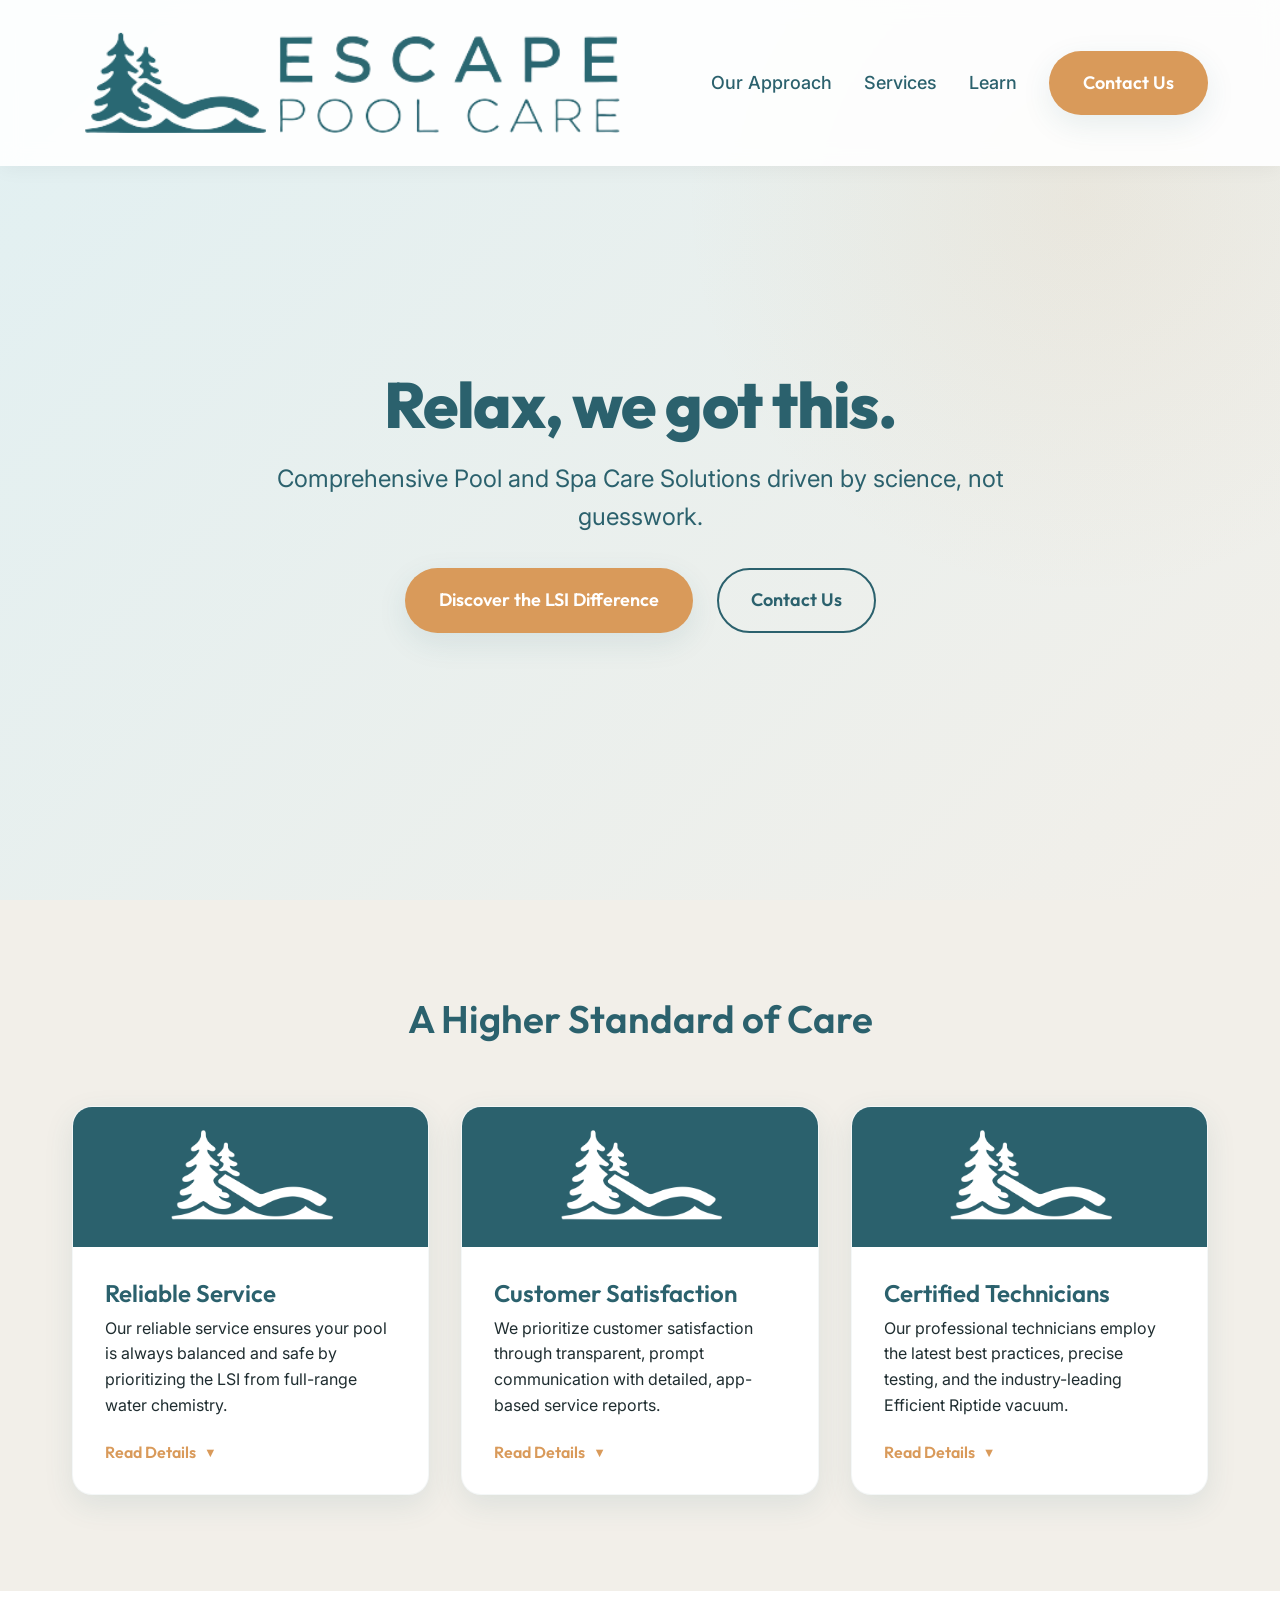
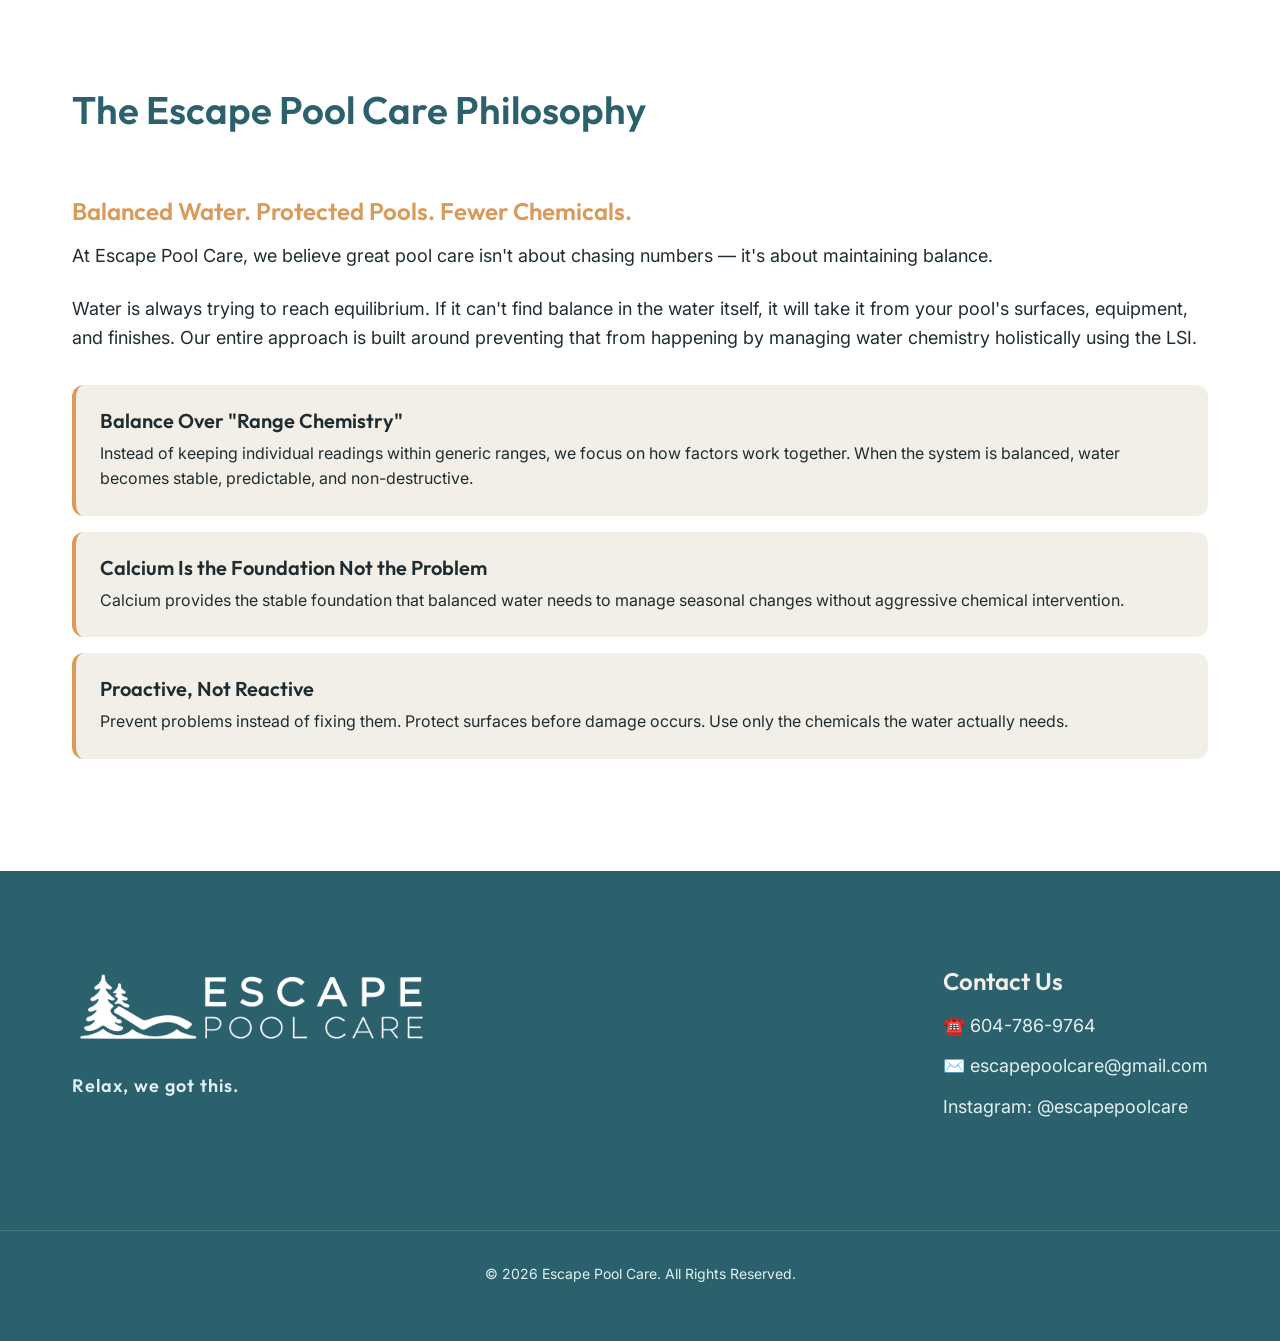
<file: index.html>
<!DOCTYPE html>
<html lang="en">
<head>
    <meta charset="UTF-8">
    <meta name="viewport" content="width=device-width, initial-scale=1.0">
    <title>Escape Pool Care | Comprehensive Pool and Spa Solutions</title>
    <meta name="description" content="Premium pool and spa care using an LSI-driven philosophy for perfectly balanced, safe, and protected water.">
    <!-- Google Fonts -->
    <link rel="preconnect" href="https://fonts.googleapis.com">
    <link rel="preconnect" href="https://fonts.gstatic.com" crossorigin>
    <link href="https://fonts.googleapis.com/css2?family=Inter:wght@400;500;600&family=Outfit:wght@400;600;800&display=swap" rel="stylesheet">
    <link rel="stylesheet" href="styles.css">
</head>
<body>

    <header class="navbar">
        <div class="container nav-content">
            <a href="#" class="logo-link">
                <img src="assets/escape-long.png" alt="Escape Pool Care Logo" class="brand-logo prominent">
            </a>
            <nav class="nav-links">
                <a href="index.html#approach">Our Approach</a>
                <a href="services.html">Services</a>
                <a href="blog.html">Learn</a>
                <a href="contact.html" class="btn btn-primary">Contact Us</a>
            </nav>
        </div>
    </header>

    <main>
        <!-- Hero Section -->
        <section class="hero">
            <div class="container hero-content">
                <div class="hero-text">
                    <h1>Relax, we got this.</h1>
                    <p class="subtitle">Comprehensive Pool and Spa Care Solutions driven by science, not guesswork.</p>
                    <div class="hero-cta">
                        <a href="#philosophy" class="btn btn-primary">Discover the LSI Difference</a>
                        <a href="contact.html" class="btn btn-secondary">Contact Us</a>
                    </div>
                </div>
            </div>
        </section>

        <!-- Why Choose Us -->
        <section id="approach" class="features section">
            <div class="container">
                <h2 class="section-title">A Higher Standard of Care</h2>
                <div class="grid">
                    <div class="card fade-in toggle-card" tabindex="0">
                        <div class="card-header-img">
                            <img src="assets/escape-logo-only.png" alt="Escape Pool Care Logo">
                        </div>
                        <div class="card-content">
                            <h3>Reliable Service</h3>
                            <p class="summary-text">Our reliable service ensures your pool is always balanced and safe by prioritizing the LSI from full-range water chemistry.</p>
                            <div class="card-details">
                                <p>Our reliable service ensures your pool is always balanced and safe by prioritizing the Langelier Saturation Index (LSI) calculated from full-range water chemistry, not guesswork or single-parameter targets. By evaluating the true relationship between pH, alkalinity, calcium hardness, temperature, and total dissolved solids, we manage water in a way that protects both swimmers and equipment. This professional approach prevents scale formation, corrosion, surface damage, and premature equipment failure—issues commonly caused by oversimplified "range-only" maintenance. Unlike basic pool services that chase isolated numbers, our LSI-driven methodology delivers consistently stable water, longer-lasting pool finishes, and reduced long-term repair costs, setting a higher standard for dependable, expert pool care.</p>
                            </div>
                            <button class="expand-btn">Read Details <span class="arrow">▼</span></button>
                        </div>
                    </div>
                    
                    <div class="card fade-in toggle-card" tabindex="0">
                        <div class="card-header-img">
                            <img src="assets/escape-logo-only.png" alt="Escape Pool Care Logo">
                        </div>
                        <div class="card-content">
                            <h3>Customer Satisfaction</h3>
                            <p class="summary-text">We prioritize customer satisfaction through transparent, prompt communication with detailed, app-based service reports.</p>
                            <div class="card-details">
                                <p>We prioritize customer satisfaction through prompt, courteous communication supported by detailed, app-based service reports generated through Skimmer. Each visit is logged with time-stamped service records, before-and-after photos, precise water chemistry readings, and notes on work performed or issues observed. Clients receive consistent, easy-to-read reports that clearly document their pool's condition and maintenance history, creating full transparency and accountability. This technology-driven approach allows us to identify trends, address concerns proactively, and provide a level of insight and reliability that sets a professional pool maintenance company apart from basic service providers.</p>
                            </div>
                            <button class="expand-btn">Read Details <span class="arrow">▼</span></button>
                        </div>
                    </div>
                    
                    <div class="card fade-in toggle-card" tabindex="0">
                        <div class="card-header-img">
                            <img src="assets/escape-logo-only.png" alt="Escape Pool Care Logo">
                        </div>
                        <div class="card-content">
                            <h3>Certified Technicians</h3>
                            <p class="summary-text">Our professional technicians employ the latest best practices, precise testing, and the industry-leading Efficient Riptide vacuum.</p>
                            <div class="card-details">
                                <p>Our professional, independently certified technicians employ the latest best practices in water care, using precise testing, minimum effective chemical dosing, and the highest-quality chemical sources to maintain water that's safe, stable, and gentle on both swimmers and equipment. With advanced credentials, our team brings a science-driven approach to every service visit, ensuring consistent water balance and fewer chemical fluctuations than less trained providers. We also exclusively use the industry-leading Efficient Riptide Pool Vacuum system in our maintenance process, a professional-grade vacuum engineered for powerful, efficient debris removal. This advanced equipment not only delivers deeper, more thorough cleaning than traditional skimmer-based vacuums but also reduces stress on pool filtration systems, helping us provide a higher level of cleanliness and reliability that sets our service apart.</p>
                            </div>
                            <button class="expand-btn">Read Details <span class="arrow">▼</span></button>
                        </div>
                    </div>
                </div>
            </div>
        </section>

        <!-- Philosophy Section -->
        <section id="philosophy" class="philosophy section bg-light">
            <div class="container">
                <div class="flex-row">
                    <div class="philosophy-text">
                        <h2 class="section-title left-align">The Escape Pool Care Philosophy</h2>
                        <h3 class="accent-text">Balanced Water. Protected Pools. Fewer Chemicals.</h3>
                        <p>At Escape Pool Care, we believe great pool care isn't about chasing numbers — it's about maintaining balance.</p>
                        <p>Water is always trying to reach equilibrium. If it can't find balance in the water itself, it will take it from your pool's surfaces, equipment, and finishes. Our entire approach is built around preventing that from happening by managing water chemistry holistically using the LSI.</p>
                        
                        <div class="accordion">
                            <div class="accordion-item">
                                <h4>Balance Over "Range Chemistry"</h4>
                                <p>Instead of keeping individual readings within generic ranges, we focus on how factors work together. When the system is balanced, water becomes stable, predictable, and non-destructive.</p>
                            </div>
                            <div class="accordion-item">
                                <h4>Calcium Is the Foundation Not the Problem</h4>
                                <p>Calcium provides the stable foundation that balanced water needs to manage seasonal changes without aggressive chemical intervention.</p>
                            </div>
                            <div class="accordion-item">
                                <h4>Proactive, Not Reactive</h4>
                                <p>Prevent problems instead of fixing them. Protect surfaces before damage occurs. Use only the chemicals the water actually needs.</p>
                            </div>
                        </div>
                    </div>
                </div>
            </div>
        </section>

    </main>

    <!-- Footer / Contact -->
    <footer id="contact" class="footer">
        <div class="container footer-content">
            <div class="footer-brand">
                <img src="assets/escape-long.png" alt="Escape Pool Care Logo" class="footer-logo">
                <p>Relax, we got this.</p>
            </div>
            <div class="footer-contact">
                <h3>Contact Us</h3>
                <ul>
                    <li><a href="tel:+16047869764">☎️ 604-786-9764</a></li>
                    <li><a href="mailto:escapepoolcare@gmail.com">✉️ escapepoolcare@gmail.com</a></li>
                    <li><a href="https://instagram.com/escapepoolcare" target="_blank">Instagram: @escapepoolcare</a></li>
                </ul>
            </div>
        </div>
        <div class="footer-bottom">
            <p>&copy; 2026 Escape Pool Care. All Rights Reserved.</p>
        </div>
    </footer>

    <script src="script.js"></script>
</body>
</html>
</file>
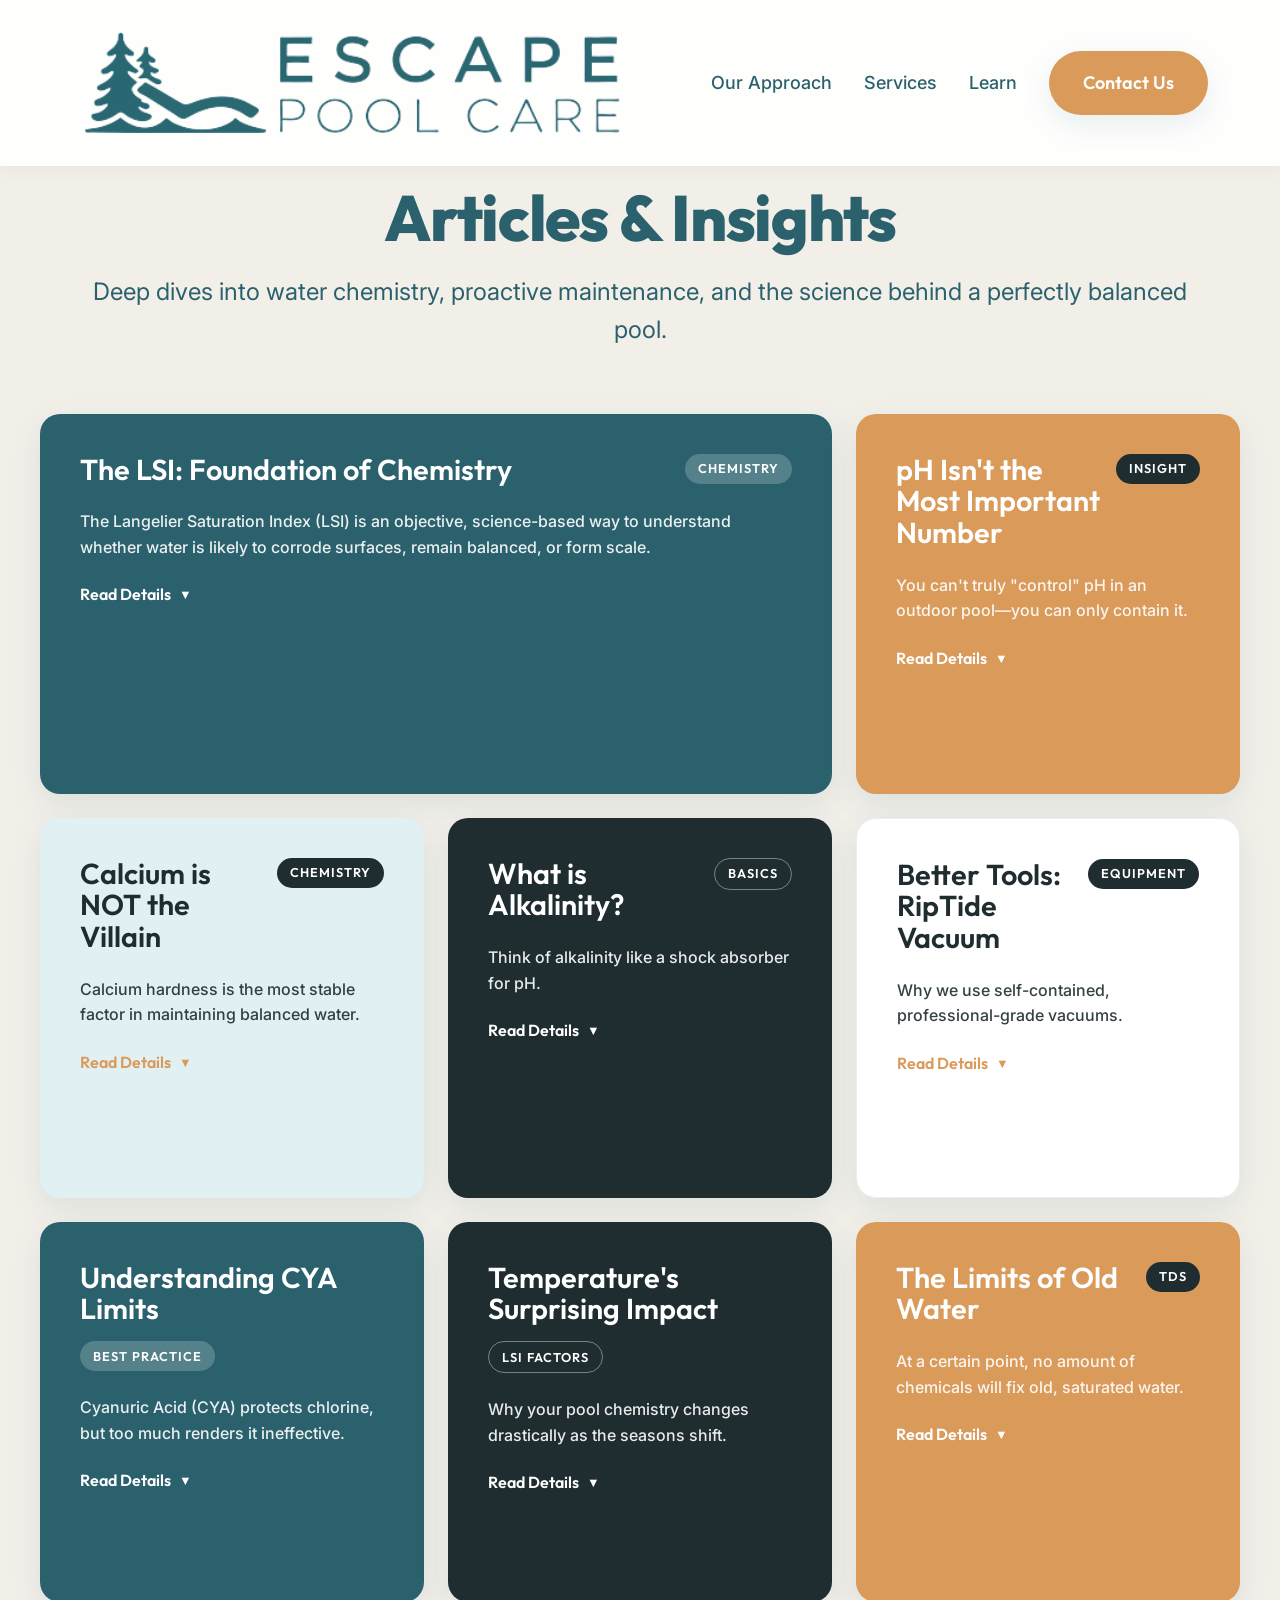
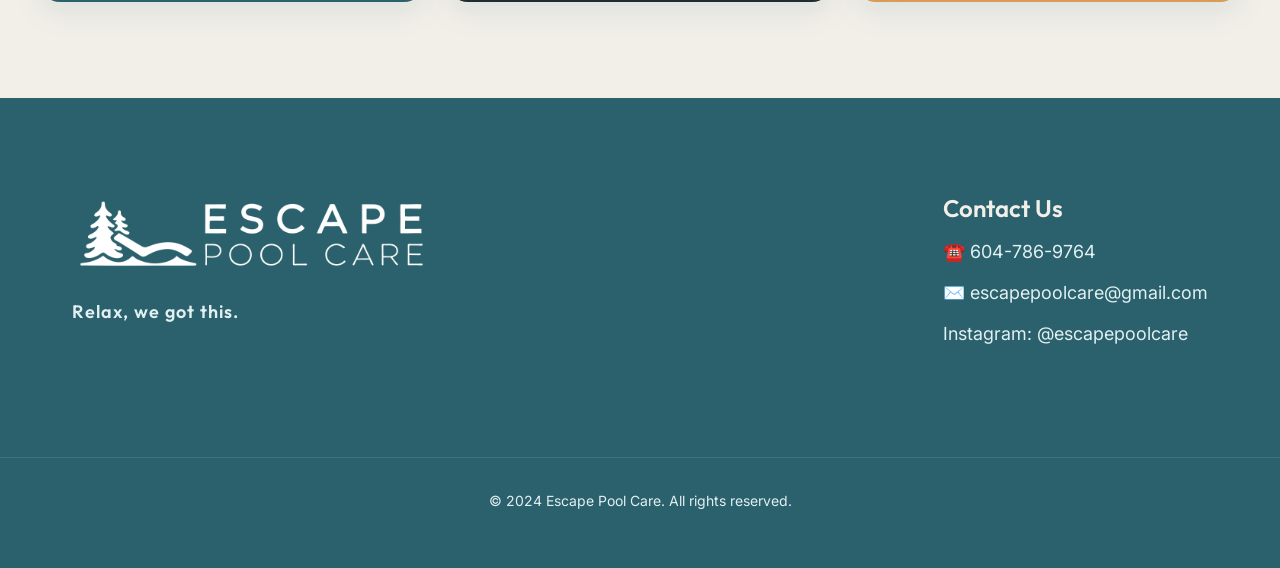
<file: blog.html>
<!DOCTYPE html>
<html lang="en">
<head>
    <meta charset="UTF-8">
    <meta name="viewport" content="width=device-width, initial-scale=1.0">
    <title>Learn | Escape Pool Care</title>
    <link rel="preconnect" href="https://fonts.googleapis.com">
    <link rel="preconnect" href="https://fonts.gstatic.com" crossorigin>
    <link href="https://fonts.googleapis.com/css2?family=Inter:wght@400;500;600&family=Outfit:wght@400;600;800&display=swap" rel="stylesheet">
    <link rel="stylesheet" href="styles.css">
</head>
<body>
    <!-- Navbar -->
    <header class="navbar">
        <div class="container nav-content">
            <a href="index.html" class="logo-link">
                <img src="assets/escape-long.png" alt="Escape Pool Care Logo" class="brand-logo prominent">
            </a>
            <nav class="nav-links">
                <a href="index.html#approach">Our Approach</a>
                <a href="services.html">Services</a>
                <a href="blog.html">Learn</a>
                <a href="contact.html" class="btn btn-primary">Contact Us</a>
            </nav>
        </div>
    </header>

    <!-- Blog Header -->
    <section class="page-header container">
        <h1 class="fade-in">Articles & Insights</h1>
        <p class="subtitle fade-in">Deep dives into water chemistry, proactive maintenance, and the science behind a perfectly balanced pool.</p>
    </section>

    <!-- Instagram-style Tile Grid for Blog Posts -->
    <section class="container section pt-0">
        <div class="tile-grid blog-grid">

            <!-- LSI Post -->
            <div class="tile tile-primary tile-large fade-in toggle-card">
                <div class="tile-content">
                    <div class="tile-header">
                        <h2>The LSI: Foundation of Chemistry</h2>
                        <span class="tile-tag">Chemistry</span>
                    </div>
                    <p class="tile-desc summary-text">The Langelier Saturation Index (LSI) is an objective, science-based way to understand whether water is likely to corrode surfaces, remain balanced, or form scale.</p>
                    
                    <div class="card-details">
                        <p>The Langelier Saturation Index (LSI) is a foundational concept in water chemistry and a cornerstone of our approach to proactive pool care. Originally developed in the 1930s by Dr. Wilfred Langelier, the LSI measures the balance of water with respect to calcium carbonate (CaCO₃). It's an objective, science-based way to understand whether water is likely to corrode surfaces, remain balanced, or form scale, all of which are critical for maintaining healthy, long-lasting pool water.</p>
                        <h4>What LSI Is and Why It Matters</h4>
                        <p>Water is a universal solvent that constantly seeks equilibrium. The LSI expresses this drive for balance as a single number: 0.00 is perfectly balanced. Below – 0.30 indicates water is undersaturated with calcium carbonate and will aggressively seek calcium, potentially damaging pool surfaces. Above +0.30 means water is oversaturated and likely to deposit unwanted scale.</p>
                        <p>Keeping the LSI within the acceptable range helps prevent etching, corrosion, scaling, plaster dust, and other common pool water problems that occur when chemistry is out of balance.</p>
                        <h4>A Better Way to Think About Water</h4>
                        <p>Rather than reacting to changes in pool chemistry after problems appear, understanding and managing the LSI allows for predictive and proactive pool care. By focusing on equilibrium and water balance, pool owners and operators can reduce maintenance headaches and protect their investment over time.</p>
                    </div>
                    <button class="expand-btn">Read Details <span class="arrow">▼</span></button>
                </div>
            </div>

            <!-- pH Post -->
            <div class="tile tile-accent fade-in toggle-card">
                <div class="tile-content">
                    <div class="tile-header">
                        <h2>pH Isn't the Most Important Number</h2>
                        <span class="tile-tag dark">Insight</span>
                    </div>
                    <p class="tile-desc summary-text">You can't truly "control" pH in an outdoor pool—you can only contain it.</p>
                    
                    <div class="card-details">
                        <p>When most people think about pool chemistry, pH is often the first number they learn about. Traditional pool guidelines suggest keeping pH around 7.4–7.6. But what if that focus misses the bigger picture?</p>
                        <p>pH measures how acidic or basic water is, specifically the concentration of hydrogen ions in the water. But pH doesn't exist in isolation, it's part of a complex web of water chemistry that includes things like total alkalinity, calcium hardness, and cyanuric acid.</p>
                        <p>Here's the critical insight: you can't truly "control" pH in an outdoor pool — you can only contain it. That's because pH naturally rises over time as carbon dioxide (CO₂) leaves the water and seeks equilibrium with the air above. Pools, like an opened carbonated drink, slowly lose CO₂ until they reach a natural upper limit called the pH ceiling.</p>
                        <p>Instead of treating pH as a target to control, at Escape Pool Care we focus on setting a predictable pH ceiling using alkalinity and maintaining overall water balance so that pH naturally stays within safe, stable limits.</p>
                    </div>
                    <button class="expand-btn">Read Details <span class="arrow">▼</span></button>
                </div>
            </div>

            <!-- Calcium Post -->
            <div class="tile tile-secondary fade-in toggle-card">
                <div class="tile-content">
                    <div class="tile-header">
                        <h2 class="dark-text">Calcium is NOT the Villain</h2>
                        <span class="tile-tag dark">Chemistry</span>
                    </div>
                    <p class="tile-desc dark-text summary-text">Calcium hardness is the most stable factor in maintaining balanced water.</p>
                    
                    <div class="card-details">
                        <p>When it comes to pool chemistry, calcium hardness often gets a bad rap. Many people assume that high calcium automatically means scale problems. In reality, calcium hardness is one of the most important and stable factors in maintaining balanced water, especially when viewed through the lens of the LSI.</p>
                        <p>Of all the factors in the LSI equation, calcium hardness provides the most stable baseline. Parameters like pH and alkalinity can fluctuate daily, but calcium hardness changes slowly. This makes it the best anchor for achieving a balanced LSI that keeps water neither corrosive nor scale-forming.</p>
                        <p>Many pool owners are taught to fear calcium because scale is often made of calcium carbonate. However, scale doesn't occur because calcium levels are "high", it occurs because the overall chemistry conditions push the LSI too high. Calcium hardness simply supplies calcium ions, it doesn't force them out of solution.</p>
                        <p>Don't treat calcium hardness as a villain — it's a key stabilizer of your water chemistry.</p>
                    </div>
                    <button class="expand-btn">Read Details <span class="arrow">▼</span></button>
                </div>
            </div>

            <!-- Alkalinity Post -->
            <div class="tile tile-dark fade-in toggle-card">
                <div class="tile-content">
                    <div class="tile-header">
                        <h2>What is Alkalinity?</h2>
                        <span class="tile-tag outline">Basics</span>
                    </div>
                    <p class="tile-desc summary-text">Think of alkalinity like a shock absorber for pH.</p>
                    
                    <div class="card-details">
                        <p>Alkalinity is one of the most important chemical measurements in pool water not because it's a "target number" to hit, but because it tells you how stable your water chemistry will be and how that chemistry influences water balance over time.</p>
                        <p>In pool chemistry, Total Alkalinity (TA) measures all the alkaline substances in the water that can neutralize acids and resist changes to pH. These alkaline substances are bicarbonates and carbonates and they help "buffer" the water.</p>
                        <p>Think of alkalinity like a shock absorber for pH: Higher alkalinity makes it harder for pH to move down rapidly. Lower alkalinity means pH can swing down rapidly with very small chemical additions.</p>
                        <p>In short, alkalinity isn't just a number it's a buffer that keeps your water balanced and your pool healthier over the long term.</p>
                    </div>
                    <button class="expand-btn">Read Details <span class="arrow">▼</span></button>
                </div>
            </div>

            <!-- RipTide Post -->
            <div class="tile tile-light fade-in toggle-card">
                <div class="tile-content">
                    <div class="tile-header">
                        <h2 class="dark-text">Better Tools: RipTide Vacuum</h2>
                        <span class="tile-tag dark">Equipment</span>
                    </div>
                    <p class="tile-desc dark-text summary-text">Why we use self-contained, professional-grade vacuums.</p>
                    
                    <div class="card-details">
                        <p>The RipTide vacuum system is built specifically for professional-grade pool cleaning with a focus on protecting a pool's filtration system and equipment, delivering high-quality cleaning performance, and reducing unnecessary water loss — making it a top choice among pool care experts.</p>
                        <p>Unlike traditional pool vacuuming methods that hook directly into a pool's filter and circulation system, our RipTide vacuum is self-contained. It vacuums debris independently without relying on the pool's pump or filter.</p>
                        <p>This means less debris is forced into the pool's filter on every clean, significantly reducing the need for backwash. Fewer heavy debris loads improve circulation efficiency and extend filter life.</p>
                        <p>By keeping debris out of the filter in the first place, the RipTide skips the need for constant backwashing helping homeowners conserve water, chemical cost and reduce the wear that comes from repeated filtration cycles.</p>
                    </div>
                    <button class="expand-btn">Read Details <span class="arrow">▼</span></button>
                </div>
            </div>

            <!-- External Inspiration Post (CYA) -->
            <div class="tile tile-primary fade-in toggle-card">
                <div class="tile-content">
                    <div class="tile-header">
                        <h2>Understanding CYA Limits</h2>
                        <span class="tile-tag">Best Practice</span>
                    </div>
                    <p class="tile-desc summary-text">Cyanuric Acid (CYA) protects chlorine, but too much renders it ineffective.</p>
                    
                    <div class="card-details">
                        <p>Cyanuric acid (CYA) acts like sunscreen for your chlorine, protecting it from being rapidly degraded by the sun's UV rays. In an outdoor pool, some CYA is absolutely essential to maintain a free chlorine residual during the day.</p>
                        <p>However, more is not always better. While a little CYA protects chlorine, too much CYA binds to the chlorine, over-stabilizing it and severely reducing its sanitizing power. When CYA levels climb too high (often due to prolonged use of stabilized chlorine tabs), the water requires exponentially more free chlorine to achieve the same killing power.</p>
                        <p>Maintaining proper Free Chlorine to CYA ratios is critical for avoiding cloudy water and algae blooms during the hot summer months. At Escape Pool Care, we carefully monitor and limit CYA accumulation to ensure your chlorine remains active, effective, and capable of keeping your water safe.</p>
                    </div>
                    <button class="expand-btn">Read Details <span class="arrow">▼</span></button>
                </div>
            </div>

            <!-- Additional Post 1: Temperature and LSI -->
            <div class="tile tile-dark fade-in toggle-card">
                <div class="tile-content">
                    <div class="tile-header">
                        <h2>Temperature's Surprising Impact</h2>
                        <span class="tile-tag outline">LSI Factors</span>
                    </div>
                    <p class="tile-desc summary-text">Why your pool chemistry changes drastically as the seasons shift.</p>
                    
                    <div class="card-details">
                        <p>Many pool owners are surprised to learn that water temperature is one of the most critical, yet often overlooked, factors in the LSI equation. As water gets colder, it becomes more aggressive and seeks calcium to balance itself.</p>
                        <p>This is why understanding "Winterizing" is so important. A pool that was perfectly balanced at 85 degrees in July will have a dangerously low, corrosive LSI at 45 degrees in December if left unadjusted. We proactively adjust calcium and alkalinity heading into the colder months to protect your plaster surfaces against this natural temperature shift.</p>
                    </div>
                    <button class="expand-btn">Read Details <span class="arrow">▼</span></button>
                </div>
            </div>

            <!-- Additional Post 2: Total Dissolved Solids -->
            <div class="tile tile-accent fade-in toggle-card">
                <div class="tile-content">
                    <div class="tile-header">
                        <h2>The Limits of Old Water</h2>
                        <span class="tile-tag dark">TDS</span>
                    </div>
                    <p class="tile-desc summary-text">At a certain point, no amount of chemicals will fix old, saturated water.</p>
                    
                    <div class="card-details">
                        <p>Total Dissolved Solids (TDS) measures everything that has ever dissolved into your pool water: salt, sunscreen, calcium, bather waste, and leftover chemical byproducts.</p>
                        <p>While TDS rises slowly over the years, water eventually becomes over-saturated. When TDS climbs too high (often past 2000-3000 ppm over baseline), it begins to suppress chlorine effectiveness and throws off the LSI calculation, making it incredibly difficult to maintain balance. This is why we recommend regular, measured dilutions or a complete drain-and-fill every few years to reset your water's chemistry foundation.</p>
                    </div>
                    <button class="expand-btn">Read Details <span class="arrow">▼</span></button>
                </div>
            </div>

        </div>
    </section>

    <!-- Footer / Contact -->
    <footer id="contact" class="footer">
        <div class="container footer-content">
            <div class="footer-brand">
                <img src="assets/escape-long.png" alt="Escape Pool Care Logo" class="footer-logo">
                <p>Relax, we got this.</p>
            </div>
            <div class="footer-contact">
                <h3>Contact Us</h3>
                <ul>
                    <li><a href="tel:+16047869764">☎️ 604-786-9764</a></li>
                    <li><a href="mailto:escapepoolcare@gmail.com">✉️ escapepoolcare@gmail.com</a></li>
                    <li><a href="https://instagram.com/escapepoolcare" target="_blank">Instagram: @escapepoolcare</a></li>
                </ul>
            </div>
        </div>
        <div class="footer-bottom">
            <p>&copy; 2024 Escape Pool Care. All rights reserved.</p>
        </div>
    </footer>

    <script src="script.js"></script>
</body>
</html>
</file>
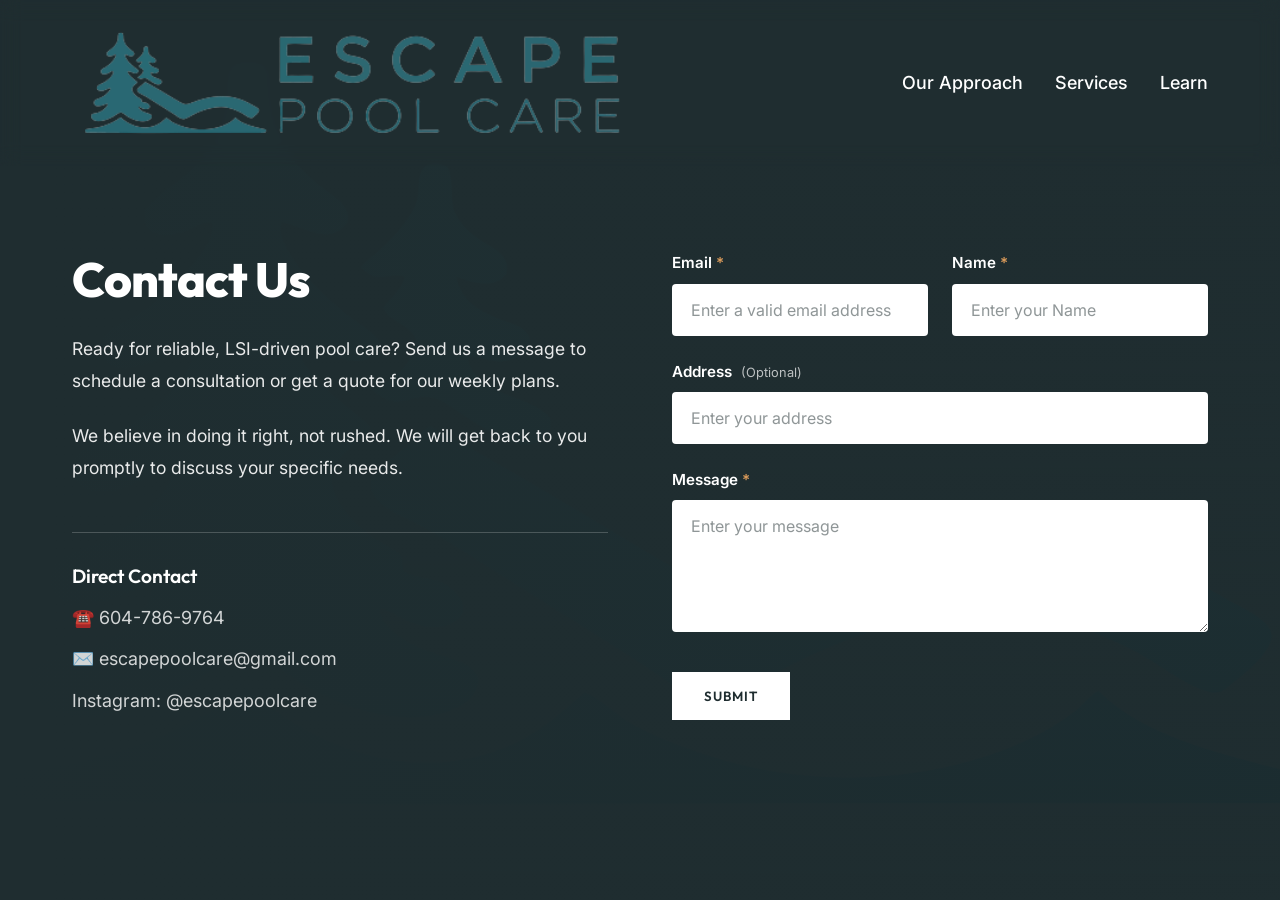
<file: contact.html>
<!DOCTYPE html>
<html lang="en">
<head>
    <meta charset="UTF-8">
    <meta name="viewport" content="width=device-width, initial-scale=1.0">
    <title>Contact Us | Escape Pool Care</title>
    <!-- Premium Google Fonts -->
    <link rel="preconnect" href="https://fonts.googleapis.com">
    <link rel="preconnect" href="https://fonts.gstatic.com" crossorigin>
    <link href="https://fonts.googleapis.com/css2?family=Inter:wght@400;500;600&family=Outfit:wght@400;600;800&display=swap" rel="stylesheet">
    <!-- Base Stylesheet -->
    <link rel="stylesheet" href="styles.css">
</head>
<body class="contact-body">
    <!-- Navbar -->
    <header class="navbar">
        <div class="container nav-content">
            <a href="index.html" class="logo-link">
                <img src="assets/escape-long.png" alt="Escape Pool Care Logo" class="brand-logo prominent">
            </a>
            <nav class="nav-links">
                <a href="index.html#approach">Our Approach</a>
                <a href="services.html">Services</a>
                <a href="blog.html">Learn</a>
            </nav>
        </div>
    </header>

    <!-- Full screen split layout -->
    <main class="contact-hero">
        <div class="contact-overlay"></div>
        <div class="container contact-container">
            
            <!-- Left Side: Information -->
            <div class="contact-info fade-in">
                <h1>Contact Us</h1>
                <p>Ready for reliable, LSI-driven pool care? Send us a message to schedule a consultation or get a quote for our weekly plans.</p>
                <p>We believe in doing it right, not rushed. We will get back to you promptly to discuss your specific needs.</p>
                
                <div class="contact-details-block">
                    <h3>Direct Contact</h3>
                    <ul>
                        <li><a href="tel:+16047869764">☎️ 604-786-9764</a></li>
                        <li><a href="mailto:escapepoolcare@gmail.com">✉️ escapepoolcare@gmail.com</a></li>
                        <li><a href="https://instagram.com/escapepoolcare" target="_blank">Instagram: @escapepoolcare</a></li>
                    </ul>
                </div>
            </div>

            <!-- Right Side: Form -->
            <div class="contact-form-wrapper fade-in" style="animation-delay: 0.2s;">
                <form id="contactForm" class="contact-form">
                    
                    <div class="form-row">
                        <div class="form-group">
                            <label for="email">Email <span class="required">*</span></label>
                            <input type="email" id="email" name="email" placeholder="Enter a valid email address" required>
                        </div>
                        <div class="form-group">
                            <label for="name">Name <span class="required">*</span></label>
                            <input type="text" id="name" name="name" placeholder="Enter your Name" required>
                        </div>
                    </div>

                    <div class="form-group">
                        <label for="address">Address <span class="optional">(Optional)</span></label>
                        <input type="text" id="address" name="address" placeholder="Enter your address">
                    </div>

                    <div class="form-group">
                        <label for="message">Message <span class="required">*</span></label>
                        <textarea id="message" name="message" rows="5" placeholder="Enter your message" required></textarea>
                    </div>

                    <button type="submit" class="btn btn-white submit-btn">SUBMIT</button>
                    
                    <div id="formStatus" class="form-status"></div>
                </form>
            </div>
            
        </div>
    </main>

    <script src="script.js"></script>
    <script>
        // Form handling logic for the standalone python server POST
        document.getElementById('contactForm').addEventListener('submit', async (e) => {
            e.preventDefault();
            const statusDiv = document.getElementById('formStatus');
            const submitBtn = document.querySelector('.submit-btn');
            
            submitBtn.textContent = 'SENDING...';
            submitBtn.disabled = true;
            statusDiv.className = 'form-status';
            statusDiv.textContent = '';

            const formData = {
                name: document.getElementById('name').value,
                email: document.getElementById('email').value,
                address: document.getElementById('address').value,
                message: document.getElementById('message').value
            };

            try {
                // Pointing to local python server
                const response = await fetch('http://localhost:5000/api/contact', {
                    method: 'POST',
                    headers: {
                        'Content-Type': 'application/json',
                    },
                    body: JSON.stringify(formData)
                });

                if (response.ok) {
                    statusDiv.textContent = 'Message sent successfully! We will be in touch soon.';
                    statusDiv.className = 'form-status success';
                    document.getElementById('contactForm').reset();
                } else {
                    const err = await response.json();
                    throw new Error(err.error || 'Failed to send');
                }
            } catch (error) {
                console.error('Error submitting form:', error);
                statusDiv.textContent = 'Sorry, there was an error sending your message. Please try calling us directly.';
                statusDiv.className = 'form-status error';
            } finally {
                submitBtn.textContent = 'SUBMIT';
                submitBtn.disabled = false;
            }
        });
    </script>
</body>
</html>
</file>
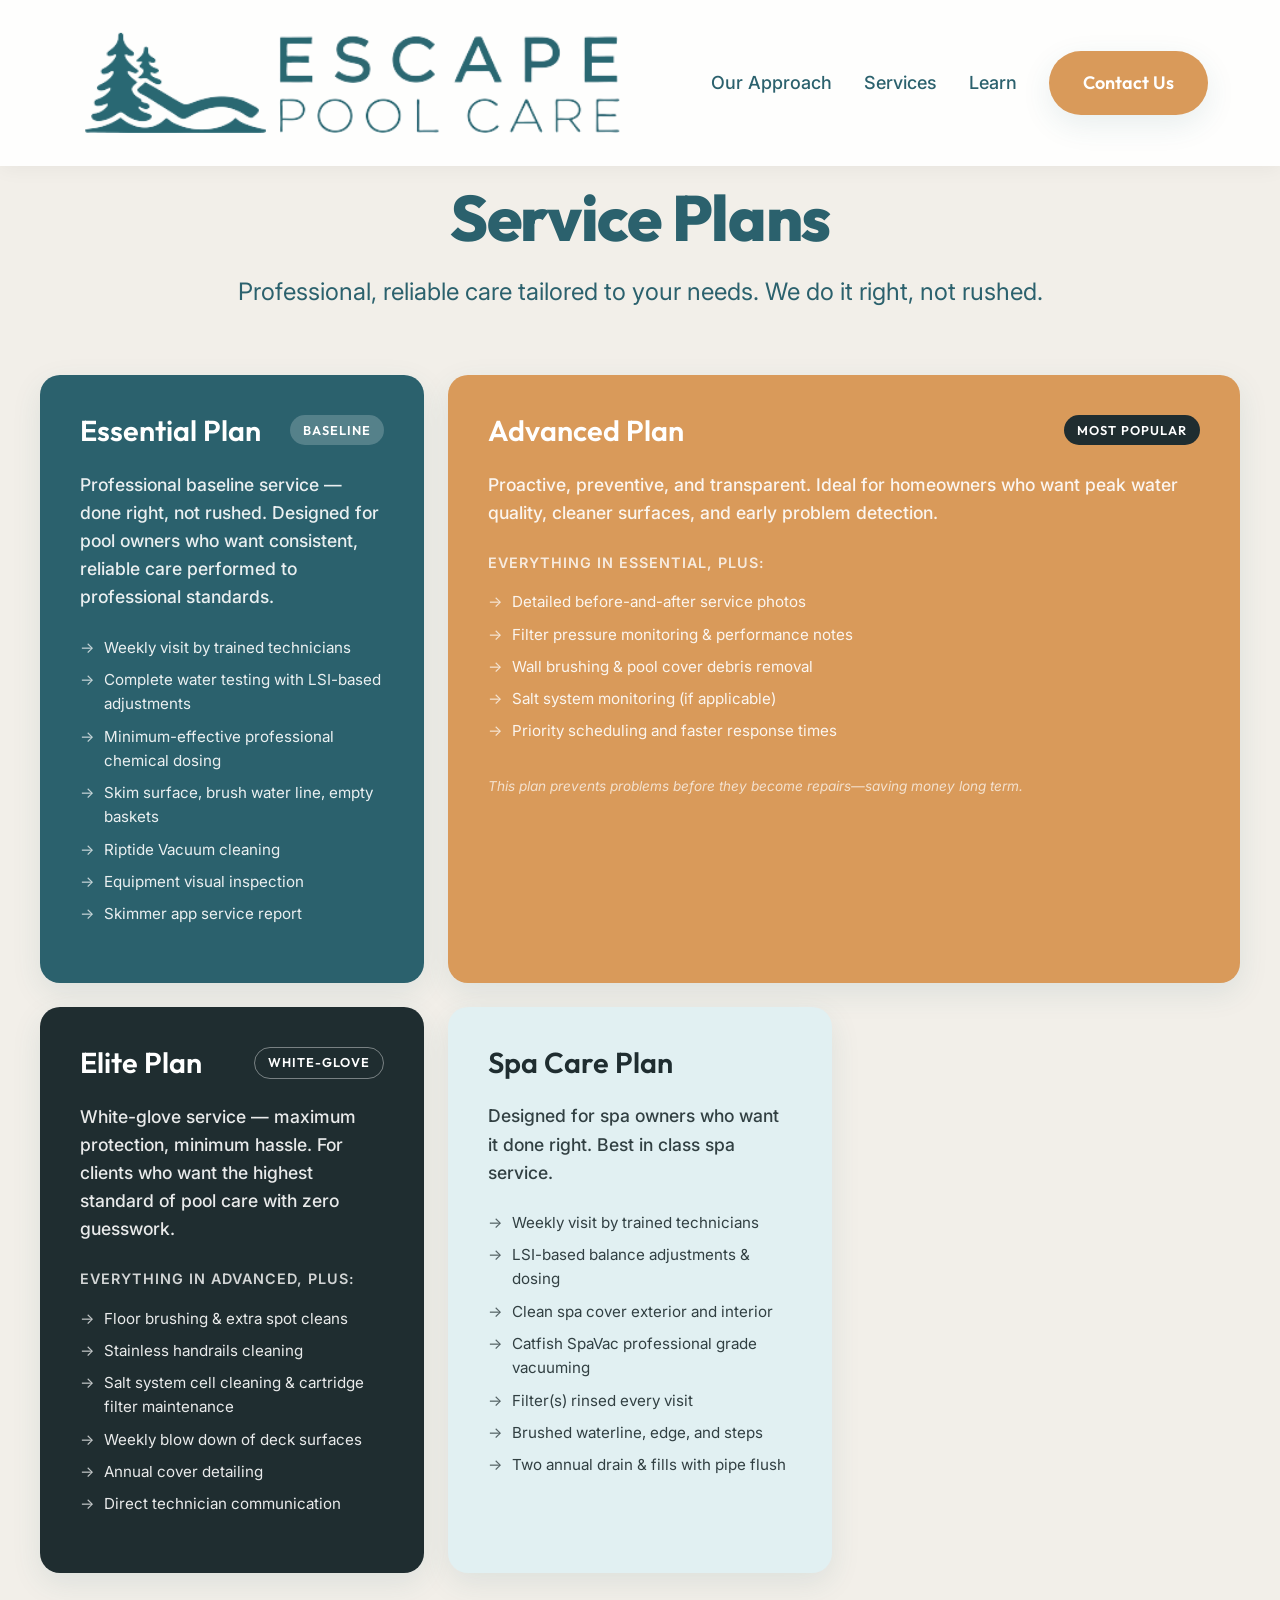
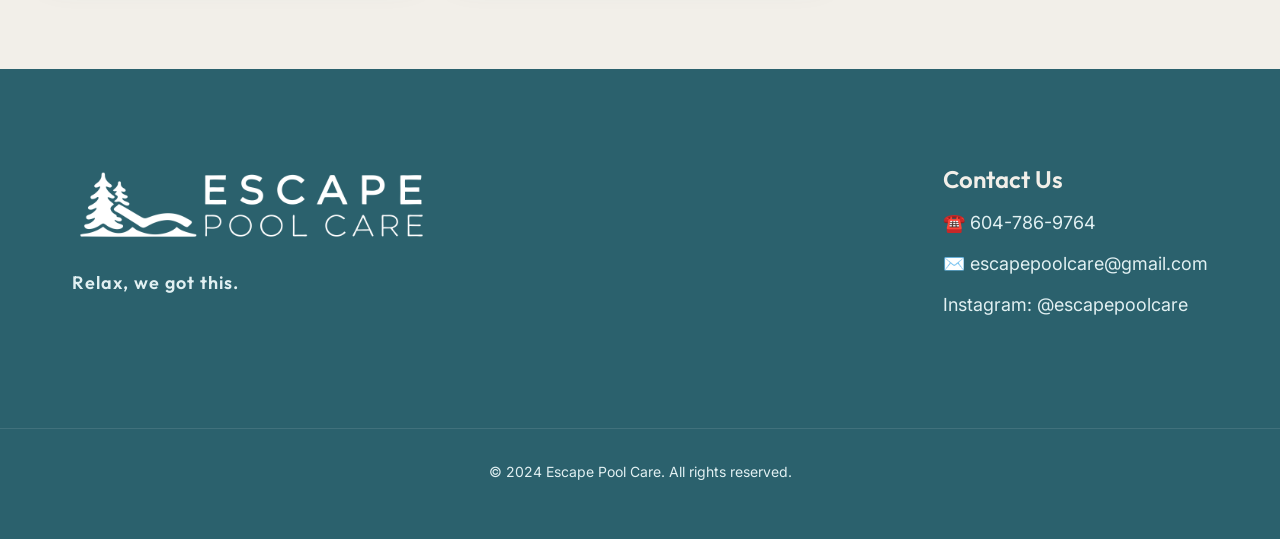
<file: services.html>
<!DOCTYPE html>
<html lang="en">
<head>
    <meta charset="UTF-8">
    <meta name="viewport" content="width=device-width, initial-scale=1.0">
    <title>Our Services | Escape Pool Care</title>
    <!-- Premium Google Fonts -->
    <link rel="preconnect" href="https://fonts.googleapis.com">
    <link rel="preconnect" href="https://fonts.gstatic.com" crossorigin>
    <link href="https://fonts.googleapis.com/css2?family=Inter:wght@400;500;600&family=Outfit:wght@400;600;800&display=swap" rel="stylesheet">
    <!-- Base Stylesheet -->
    <link rel="stylesheet" href="styles.css">
</head>
<body>
    <!-- Navbar -->
    <header class="navbar">
        <div class="container nav-content">
            <a href="index.html" class="logo-link">
                <img src="assets/escape-long.png" alt="Escape Pool Care Logo" class="brand-logo prominent">
            </a>
            <nav class="nav-links">
                <a href="index.html#approach">Our Approach</a>
                <a href="services.html">Services</a>
                <a href="blog.html">Learn</a>
                <a href="contact.html" class="btn btn-primary">Contact Us</a>
            </nav>
        </div>
    </header>

    <!-- Services Header -->
    <section class="page-header container">
        <h1 class="fade-in">Service Plans</h1>
        <p class="subtitle fade-in">Professional, reliable care tailored to your needs. We do it right, not rushed.</p>
    </section>

    <!-- Instagram-style Tile Grid for Services -->
    <section class="container section pt-0">
        <div class="tile-grid">

            <!-- Essential Plan -->
            <div class="tile tile-primary fade-in">
                <div class="tile-content">
                    <div class="tile-header">
                        <h2>Essential Plan</h2>
                        <span class="tile-tag">Baseline</span>
                    </div>
                    <p class="tile-desc">Professional baseline service — done right, not rushed. Designed for pool owners who want consistent, reliable care performed to professional standards.</p>
                    <ul class="tile-list">
                        <li>Weekly visit by trained technicians</li>
                        <li>Complete water testing with LSI-based adjustments</li>
                        <li>Minimum-effective professional chemical dosing</li>
                        <li>Skim surface, brush water line, empty baskets</li>
                        <li>Riptide Vacuum cleaning</li>
                        <li>Equipment visual inspection</li>
                        <li>Skimmer app service report</li>
                    </ul>
                </div>
            </div>

            <!-- Advanced Plan -->
            <div class="tile tile-accent tile-large fade-in">
                <div class="tile-content">
                    <div class="tile-header">
                        <h2>Advanced Plan</h2>
                        <span class="tile-tag dark">Most Popular</span>
                    </div>
                    <p class="tile-desc">Proactive, preventive, and transparent. Ideal for homeowners who want peak water quality, cleaner surfaces, and early problem detection.</p>
                    <div class="tile-includes">Everything in Essential, plus:</div>
                    <ul class="tile-list">
                        <li>Detailed before-and-after service photos</li>
                        <li>Filter pressure monitoring & performance notes</li>
                        <li>Wall brushing & pool cover debris removal</li>
                        <li>Salt system monitoring (if applicable)</li>
                        <li>Priority scheduling and faster response times</li>
                    </ul>
                    <p class="tile-footer-note">This plan prevents problems before they become repairs—saving money long term.</p>
                </div>
            </div>

            <!-- Elite Plan -->
            <div class="tile tile-dark fade-in">
                <div class="tile-content">
                    <div class="tile-header">
                        <h2>Elite Plan</h2>
                        <span class="tile-tag outline">White-Glove</span>
                    </div>
                    <p class="tile-desc">White-glove service — maximum protection, minimum hassle. For clients who want the highest standard of pool care with zero guesswork.</p>
                    <div class="tile-includes">Everything in Advanced, plus:</div>
                    <ul class="tile-list">
                        <li>Floor brushing & extra spot cleans</li>
                        <li>Stainless handrails cleaning</li>
                        <li>Salt system cell cleaning & cartridge filter maintenance</li>
                        <li>Weekly blow down of deck surfaces</li>
                        <li>Annual cover detailing</li>
                        <li>Direct technician communication</li>
                    </ul>
                </div>
            </div>

            <!-- Spa Plan -->
            <div class="tile tile-secondary fade-in">
                <div class="tile-content">
                    <div class="tile-header">
                        <h2 class="dark-text">Spa Care Plan</h2>
                    </div>
                    <p class="tile-desc dark-text">Designed for spa owners who want it done right. Best in class spa service.</p>
                    <ul class="tile-list dark-text">
                        <li>Weekly visit by trained technicians</li>
                        <li>LSI-based balance adjustments & dosing</li>
                        <li>Clean spa cover exterior and interior</li>
                        <li>Catfish SpaVac professional grade vacuuming</li>
                        <li>Filter(s) rinsed every visit</li>
                        <li>Brushed waterline, edge, and steps</li>
                        <li>Two annual drain & fills with pipe flush</li>
                    </ul>
                </div>
            </div>

        </div>
    </section>

    <!-- Footer / Contact -->
    <footer id="contact" class="footer">
        <div class="container footer-content">
            <div class="footer-brand">
                <img src="assets/escape-long.png" alt="Escape Pool Care Logo" class="footer-logo">
                <p>Relax, we got this.</p>
            </div>
            <div class="footer-contact">
                <h3>Contact Us</h3>
                <ul>
                    <li><a href="tel:+16047869764">☎️ 604-786-9764</a></li>
                    <li><a href="mailto:escapepoolcare@gmail.com">✉️ escapepoolcare@gmail.com</a></li>
                    <li><a href="https://instagram.com/escapepoolcare" target="_blank">Instagram: @escapepoolcare</a></li>
                </ul>
            </div>
        </div>
        <div class="footer-bottom">
            <p>&copy; 2024 Escape Pool Care. All rights reserved.</p>
        </div>
    </footer>

    <script src="script.js"></script>
</body>
</html>
</file>
<file: styles.css>
/* CSS Variables based on updated brand guidelines */
:root {
    /* Brand Colors */
    --clr-primary: #2b616d;    /* Deep Teal */
    --clr-secondary: #e1f0f2;  /* Light Teal */
    --clr-accent: #D99A5A;     /* Warm Cedar/Gold */
    --clr-bg: #F2EFE9;         /* Light Sand */
    --clr-text-main: #1f2d30;  /* Dark Slate */
    --clr-white: #ffffff;
    
    /* Typography */
    --font-heading: 'Outfit', Arial, sans-serif;
    --font-body: 'Inter', Helvetica, sans-serif;
    
    /* Layout */
    --max-width: 1200px;
    --spacing-sm: 1rem;
    --spacing-md: 2rem;
    --spacing-lg: 4rem;
    --spacing-xl: 6rem;
    
    /* Effects */
    --shadow-soft: 0 10px 30px rgba(43, 97, 109, 0.1);
    --shadow-hover: 0 15px 40px rgba(43, 97, 109, 0.15);
    --radius-md: 12px;
    --radius-lg: 20px;
    --transition: all 0.3s cubic-bezier(0.25, 0.8, 0.25, 1);
}

/* Reset */
* {
    margin: 0;
    padding: 0;
    box-sizing: border-box;
}

html {
    scroll-behavior: smooth;
    font-size: 16px;
}

body {
    font-family: var(--font-body);
    font-size: 1.125rem;
    line-height: 1.6;
    color: var(--clr-text-main);
    background-color: var(--clr-bg);
    overflow-x: hidden;
}

/* Typography elements */
h1, h2, h3, h4, h5, h6 {
    font-family: var(--font-heading);
    color: var(--clr-primary);
    line-height: 1.2;
    margin-bottom: var(--spacing-sm);
}

h1 {
    font-size: clamp(3rem, 5vw, 5rem);
    font-weight: 800;
    letter-spacing: -0.02em;
}

h2 {
    font-size: clamp(2rem, 3vw, 3rem);
    font-weight: 600;
}

h3 {
    font-size: 1.5rem;
    font-weight: 600;
}

h4 {
    font-size: 1.25rem;
    font-weight: 600;
    color: var(--clr-text-main);
}

p {
    margin-bottom: 1.5rem;
}

a {
    text-decoration: none;
    color: var(--clr-primary);
    transition: var(--transition);
}

/* Utils */
.container {
    max-width: var(--max-width);
    margin: 0 auto;
    padding: 0 var(--spacing-md);
}

.section {
    padding: var(--spacing-xl) 0;
}

.bg-light {
    background-color: var(--clr-white);
}

.section-title {
    text-align: center;
    margin-bottom: var(--spacing-lg);
}

.section-title.left-align {
    text-align: left;
}

.accent-text {
    color: var(--clr-accent);
}

/* Buttons */
.btn {
    display: inline-block;
    padding: 1rem 2rem;
    font-family: var(--font-heading);
    font-weight: 600;
    border-radius: 50px;
    cursor: pointer;
    transition: var(--transition);
    border: 2px solid transparent;
}

.btn-primary {
    background-color: var(--clr-accent);
    color: var(--clr-white);
    box-shadow: var(--shadow-soft);
}

.btn-primary:hover {
    background-color: #c4894f;
    transform: translateY(-3px);
    box-shadow: var(--shadow-hover);
    color: var(--clr-white);
}

.btn-secondary {
    background-color: transparent;
    color: var(--clr-primary);
    border-color: var(--clr-primary);
}

.btn-secondary:hover {
    background-color: var(--clr-primary);
    color: var(--clr-white);
}

/* Navbar */
.navbar {
    position: fixed;
    top: 0;
    left: 0;
    width: 100%;
    background-color: rgba(255, 255, 255, 0.9);
    backdrop-filter: blur(10px);
    -webkit-backdrop-filter: blur(10px);
    z-index: 100;
    padding: 1rem 0;
    box-shadow: 0 2px 20px rgba(0,0,0,0.05);
}

.nav-content {
    display: flex;
    justify-content: space-between;
    align-items: center;
}

.brand-logo {
    height: 70px;
    width: auto;
    transition: var(--transition);
}

.brand-logo.prominent {
    height: 125px; /* Increased size significantly */
    margin-top: 5px;
    margin-bottom: -5px;
}

.nav-links {
    display: flex;
    align-items: center;
    gap: 2rem;
}

.nav-links a:not(.btn) {
    font-weight: 500;
}

.nav-links a:not(.btn):hover {
    color: var(--clr-accent);
}

/* Hero Section */
.hero {
    min-height: 100vh;
    display: flex;
    align-items: center;
    padding-top: 100px;
    background: linear-gradient(135deg, var(--clr-secondary) 0%, var(--clr-bg) 100%);
    position: relative;
    overflow: hidden;
}

/* Inner Pages Header */
.page-header {
    padding-top: 180px; /* Account for the larger 125px navbar logo */
    padding-bottom: 2rem;
    text-align: center;
}

/* Decorative background circle */
.hero::before {
    content: '';
    position: absolute;
    width: 800px;
    height: 800px;
    border-radius: 50%;
    background: radial-gradient(circle, rgba(217, 154, 90, 0.1) 0%, rgba(217, 154, 90, 0) 70%);
    top: -200px;
    right: -200px;
    z-index: 0;
}

.hero-content {
    position: relative;
    z-index: 1;
}

.hero-text {
    max-width: 800px;
    margin: 0 auto;
    text-align: center;
}

.subtitle {
    font-size: 1.5rem;
    color: var(--clr-primary);
    margin-bottom: var(--spacing-md);
    font-weight: 400;
}

.hero-cta {
    display: flex;
    gap: 1.5rem;
    justify-content: center;
}

/* Cards / Services / Blog Grid Layouts */
.grid {
    display: grid;
    grid-template-columns: repeat(auto-fit, minmax(300px, 1fr));
    gap: 2rem;
}

/* Instagram-style Masonry Tile Grid */
.pt-0 {
    padding-top: 0;
}

.tile-grid {
    display: grid;
    grid-template-columns: repeat(auto-fit, minmax(300px, 1fr));
    gap: 1.5rem;
    grid-auto-flow: dense; /* Helps with masonry packing */
}

/* Base Tile */
.tile {
    border-radius: var(--radius-lg);
    padding: 2.5rem;
    display: flex;
    flex-direction: column;
    justify-content: flex-start;
    transition: var(--transition);
    box-shadow: var(--shadow-soft);
    position: relative;
    overflow: hidden;
    /* Aspect ratio push for Instagram square feel */
    min-height: 380px; 
}

.tile:hover {
    transform: translateY(-5px) scale(1.02);
    box-shadow: var(--shadow-hover);
}

.tile-large {
    grid-column: span 2;
}

/* Tile Themes */
.tile-primary {
    background-color: var(--clr-primary);
    color: var(--clr-white);
}

.tile-primary h2, .tile-primary h3 { color: var(--clr-white); }

.tile-secondary {
    background-color: var(--clr-secondary);
    color: var(--clr-text-main);
}

.tile-accent {
    background-color: var(--clr-accent);
    color: var(--clr-white);
}

.tile-accent h2, .tile-accent h3 { color: var(--clr-white); }

.tile-dark {
    background-color: var(--clr-text-main);
    color: var(--clr-white);
}

.tile-dark h2, .tile-dark h3 { color: var(--clr-white); }

.tile-light {
    background-color: var(--clr-white);
    color: var(--clr-text-main);
    border: 1px solid rgba(43, 97, 109, 0.1);
}

.dark-text {
    color: var(--clr-text-main) !important;
}

/* Tile Typography & Layout */
.tile-header {
    display: flex;
    justify-content: space-between;
    align-items: flex-start;
    gap: 1rem;
    margin-bottom: 1.5rem;
    flex-wrap: wrap;
}

.tile-header h2 {
    font-size: 1.8rem;
    margin: 0;
    line-height: 1.1;
    flex: 1;
}

.tile-tag {
    font-size: 0.8rem;
    font-weight: 600;
    font-family: var(--font-heading);
    padding: 0.3rem 0.8rem;
    border-radius: 50px;
    background: rgba(255,255,255,0.2);
    color: white;
    text-transform: uppercase;
    letter-spacing: 1px;
    white-space: nowrap;
}

.tile-tag.dark {
    background: var(--clr-text-main);
    color: var(--clr-white);
}

.tile-tag.outline {
    background: transparent;
    border: 1px solid rgba(255,255,255,0.4);
}

.tile-desc {
    font-size: 1.1rem;
    font-weight: 500;
    margin-bottom: 1.5rem;
    opacity: 0.9;
}

.tile-text {
    font-size: 0.95rem;
    opacity: 0.8;
}

.tile-list {
    list-style: none;
    padding: 0;
    margin: 1rem 0;
}

.tile-list li {
    font-size: 0.95rem;
    margin-bottom: 0.5rem;
    padding-left: 1.5rem;
    position: relative;
    opacity: 0.9;
}

.tile-list li::before {
    content: '→';
    position: absolute;
    left: 0;
    top: 0;
    opacity: 0.8;
}

.tile-includes {
    font-weight: 600;
    font-size: 0.9rem;
    text-transform: uppercase;
    letter-spacing: 1px;
    opacity: 0.8;
    margin-bottom: 0.5rem;
}

.tile-footer-note {
    font-size: 0.85rem;
    font-style: italic;
    opacity: 0.7;
    margin-top: auto;
    padding-top: 1rem;
}

@media (max-width: 768px) {
    .tile-grid {
        grid-template-columns: 1fr;
    }
    .tile-large {
        grid-column: span 1;
    }
    .tile {
        min-height: auto;
    }
}

.card {
    background: var(--clr-white);
    border-radius: var(--radius-lg);
    box-shadow: var(--shadow-soft);
    transition: var(--transition);
    border: 1px solid rgba(43, 97, 109, 0.05);
    overflow: hidden;
    display: flex;
    flex-direction: column;
}

.card:hover {
    transform: translateY(-8px);
    box-shadow: var(--shadow-hover);
    border-color: rgba(43, 97, 109, 0.15);
}

.card-header-img {
    width: 100%;
    height: 140px;
    overflow: hidden;
    position: relative;
    background-color: var(--clr-primary);
    display: flex;
    align-items: center;
    justify-content: center;
    padding: 1rem;
}

.card-header-img img {
    max-width: 100%;
    max-height: 100%;
    object-fit: contain;
    filter: brightness(0) invert(1);
}

.card-content {
    padding: 2rem;
    flex: 1;
    display: flex;
    flex-direction: column;
}

.card h3 {
    margin-bottom: 0.5rem;
}

.summary-text {
    font-size: 1rem;
    color: inherit;
    margin-bottom: 1.5rem;
}

.card-details {
    display: none;
    font-size: 0.95rem;
    color: inherit;
    margin-bottom: 1.5rem;
    padding-top: 1rem;
    border-top: 1px solid rgba(43, 97, 109, 0.1);
}

.card.expanded .card-details,
.tile.expanded .card-details {
    display: block;
    animation: fadeIn 0.4s ease-out;
}

.card.expanded .summary-text,
.tile.expanded .summary-text {
    display: none;
}

.expand-btn {
    background: none;
    border: none;
    color: var(--clr-accent);
    font-family: var(--font-heading);
    font-weight: 600;
    cursor: pointer;
    font-size: 1rem;
    display: flex;
    align-items: center;
    gap: 0.5rem;
    margin-top: auto;
    transition: var(--transition);
}

.tile-accent .expand-btn,
.tile-primary .expand-btn,
.tile-dark .expand-btn {
    color: var(--clr-white);
}

.expand-btn:hover {
    opacity: 0.7;
}

.arrow {
    font-size: 0.8em;
    transition: transform 0.3s ease;
}

.card.expanded .arrow,
.tile.expanded .arrow {
    transform: rotate(180deg);
}

/* -----------------------------
   Contact Page specific CSS
   ----------------------------- */

/* Inner Pages Header */
.page-header {
    padding-top: 180px; /* Account for the larger 125px navbar logo */
    padding-bottom: 2rem;
    text-align: center;
}

/* Set a dark full background and restrict scrolling */
.contact-body {
    background-color: var(--clr-text-main);
    color: var(--clr-white);
    min-height: 100vh;
    display: flex;
    flex-direction: column;
}

.contact-body .navbar {
    background: transparent;
    box-shadow: none;
}

.contact-body .nav-links a {
    color: var(--clr-white);
}

/* The hero wrapper is pushed below the fixed navbar */
.contact-hero {
    flex-grow: 1;
    position: relative;
    display: flex;
    align-items: center;
    padding: 180px 0 100px; /* Accounts for the new 125px navbar logo */
    overflow: hidden;
    background: linear-gradient(rgba(31, 45, 48, 0.4), var(--clr-text-main)), url('assets/escape-logo-only.png') center/cover no-repeat;
    background-blend-mode: overlay;
}

.contact-overlay {
    position: absolute;
    inset: 0;
    background: linear-gradient(90deg, var(--clr-text-main) 0%, rgba(31, 45, 48, 0.8) 100%);
    z-index: 1;
}

.contact-container {
    position: relative;
    z-index: 2;
    display: grid;
    grid-template-columns: 1fr 1fr;
    gap: 4rem;
    align-items: start;
    width: 100%;
}

.contact-info h1 {
    font-size: 3rem;
    color: var(--clr-white);
    margin-bottom: 1.5rem;
}

.contact-info p {
    font-size: 1.1rem;
    line-height: 1.8;
    color: rgba(255, 255, 255, 0.9);
    margin-bottom: 1.5rem;
}

.contact-details-block {
    margin-top: 3rem;
    padding-top: 2rem;
    border-top: 1px solid rgba(255, 255, 255, 0.2);
}

.contact-details-block h3 {
    color: var(--clr-white);
    margin-bottom: 1rem;
    font-size: 1.2rem;
}

.contact-details-block ul {
    list-style: none;
    padding: 0;
}

.contact-details-block ul li {
    margin-bottom: 0.8rem;
}

.contact-details-block ul li a {
    color: rgba(255, 255, 255, 0.8);
    text-decoration: none;
    transition: color 0.3s ease;
}

.contact-details-block ul li a:hover {
    color: var(--clr-white);
}

/* Form Styling (White blocks) */
.contact-form-wrapper {
    background: transparent;
}

.contact-form {
    display: flex;
    flex-direction: column;
    gap: 1.5rem;
}

.form-row {
    display: grid;
    grid-template-columns: 1fr 1fr;
    gap: 1.5rem;
}

.form-group {
    display: flex;
    flex-direction: column;
    gap: 0.5rem;
}

.form-group label {
    font-weight: 600;
    font-size: 0.95rem;
    color: var(--clr-white);
}

.optional {
    font-weight: 400;
    font-size: 0.8rem;
    opacity: 0.7;
    margin-left: 0.3rem;
}

.required {
    color: var(--clr-accent);
}

.form-group input,
.form-group textarea {
    width: 100%;
    padding: 1rem 1.2rem;
    background-color: var(--clr-white);
    border: none;
    border-radius: 4px; /* Slight rounding for modern feel */
    font-family: var(--font-body);
    font-size: 1rem;
    color: var(--clr-text-main);
    transition: box-shadow 0.3s ease;
}

.form-group input:focus,
.form-group textarea:focus {
    outline: none;
    box-shadow: 0 0 0 3px rgba(43, 97, 109, 0.5); /* Brand teal focus ring */
}

.form-group input::placeholder,
.form-group textarea::placeholder {
    color: rgba(31, 45, 48, 0.5);
}

.btn-white {
    background-color: var(--clr-white);
    color: var(--clr-text-main);
    padding: 1rem 2rem;
    font-weight: 600;
    letter-spacing: 1px;
    border-radius: var(--radius-sm);
    border: none;
    cursor: pointer;
    transition: var(--transition);
    align-self: flex-start;
    margin-top: 1rem;
}

.btn-white:hover {
    background-color: var(--clr-primary);
    color: var(--clr-white);
    transform: translateY(-2px);
}

.btn-white:disabled {
    opacity: 0.7;
    cursor: not-allowed;
    transform: none;
}

/* Form Submission Status Messaging */
.form-status {
    margin-top: 1rem;
    padding: 1rem;
    border-radius: 4px;
    font-weight: 500;
    display: none;
}

.form-status:not(:empty) {
    display: block;
}

.form-status.success {
    background-color: rgba(46, 204, 113, 0.2);
    color: #2ecc71;
    border: 1px solid rgba(46, 204, 113, 0.4);
}

.form-status.error {
    background-color: rgba(231, 76, 60, 0.2);
    color: #e74c3c;
    border: 1px solid rgba(231, 76, 60, 0.4);
}

/* Responsive adjustments for Contact page */
@media (max-width: 900px) {
    .contact-container {
        grid-template-columns: 1fr;
        gap: 3rem;
    }
    
    .contact-hero {
        padding-top: 150px;
    }
}

@media (max-width: 600px) {
    .form-row {
        grid-template-columns: 1fr;
    }
}

@keyframes fadeIn {
    from { opacity: 0; transform: translateY(-10px); }
    to { opacity: 1; transform: translateY(0); }
}

/* Philosophy */
.philosophy {
    position: relative;
}

.flex-row {
    display: flex;
    flex-wrap: wrap;
    align-items: center;
    gap: var(--spacing-lg);
}

.philosophy-text {
    flex: 1;
    min-width: 300px;
}

/* Accordion approximation */
.accordion {
    margin-top: var(--spacing-md);
}

.accordion-item {
    background: var(--clr-bg);
    padding: 1.5rem;
    border-radius: var(--radius-md);
    margin-bottom: 1rem;
    border-left: 4px solid var(--clr-accent);
}

.accordion-item h4 {
    margin-bottom: 0.5rem;
}

.accordion-item p {
    margin-bottom: 0;
    font-size: 1rem;
}

/* Footer */
.footer {
    background-color: var(--clr-primary);
    color: var(--clr-bg);
    padding: var(--spacing-xl) 0 var(--spacing-md);
}

.footer h3 {
    color: var(--clr-bg);
}

.footer p, .footer a {
    color: var(--clr-secondary);
}

.footer a:hover {
    color: var(--clr-accent);
}

.footer-content {
    display: flex;
    justify-content: space-between;
    flex-wrap: wrap;
    gap: 2rem;
    margin-bottom: var(--spacing-xl);
}

.footer-logo {
    height: 80px;
    filter: brightness(0) invert(1);
    margin-bottom: 1rem;
}

.footer-brand p {
    font-family: var(--font-heading);
    font-weight: 600;
    letter-spacing: 1px;
}

.footer-contact ul {
    list-style: none;
}

.footer-contact li {
    margin-bottom: 0.75rem;
}

.footer-bottom {
    text-align: center;
    border-top: 1px solid rgba(255,255,255,0.1);
    padding-top: var(--spacing-md);
    font-size: 0.875rem;
}

/* Animations */
.fade-in {
    opacity: 0;
    transform: translateY(20px);
    transition: opacity 0.6s ease-out, transform 0.6s ease-out;
}

.fade-in.visible {
    opacity: 1;
    transform: translateY(0);
}

/* Responsive */
@media (max-width: 768px) {
    .nav-content {
        flex-direction: column;
        gap: 1rem;
    }

    .nav-links {
        display: flex;
        flex-direction: row;
        flex-wrap: wrap;
        justify-content: center;
        width: 100%;
        gap: 1rem;
    }

    .nav-links .btn {
        padding: 0.5rem 1.2rem;
        font-size: 0.9rem;
    }

    .brand-logo.prominent {
        width: 100%;
        height: auto;
        max-width: 350px; /* Restrict max scaling on large phones */
    }
    
    /* Ensure content clears the mobile navbar, reduced because links are now horizontal */
    .hero, .page-header, .contact-hero {
        padding-top: 240px !important; 
    }

    .hero-cta {
        flex-direction: column;
    }
    
    .section {
        padding: var(--spacing-lg) 0;
    }
}
</file>
